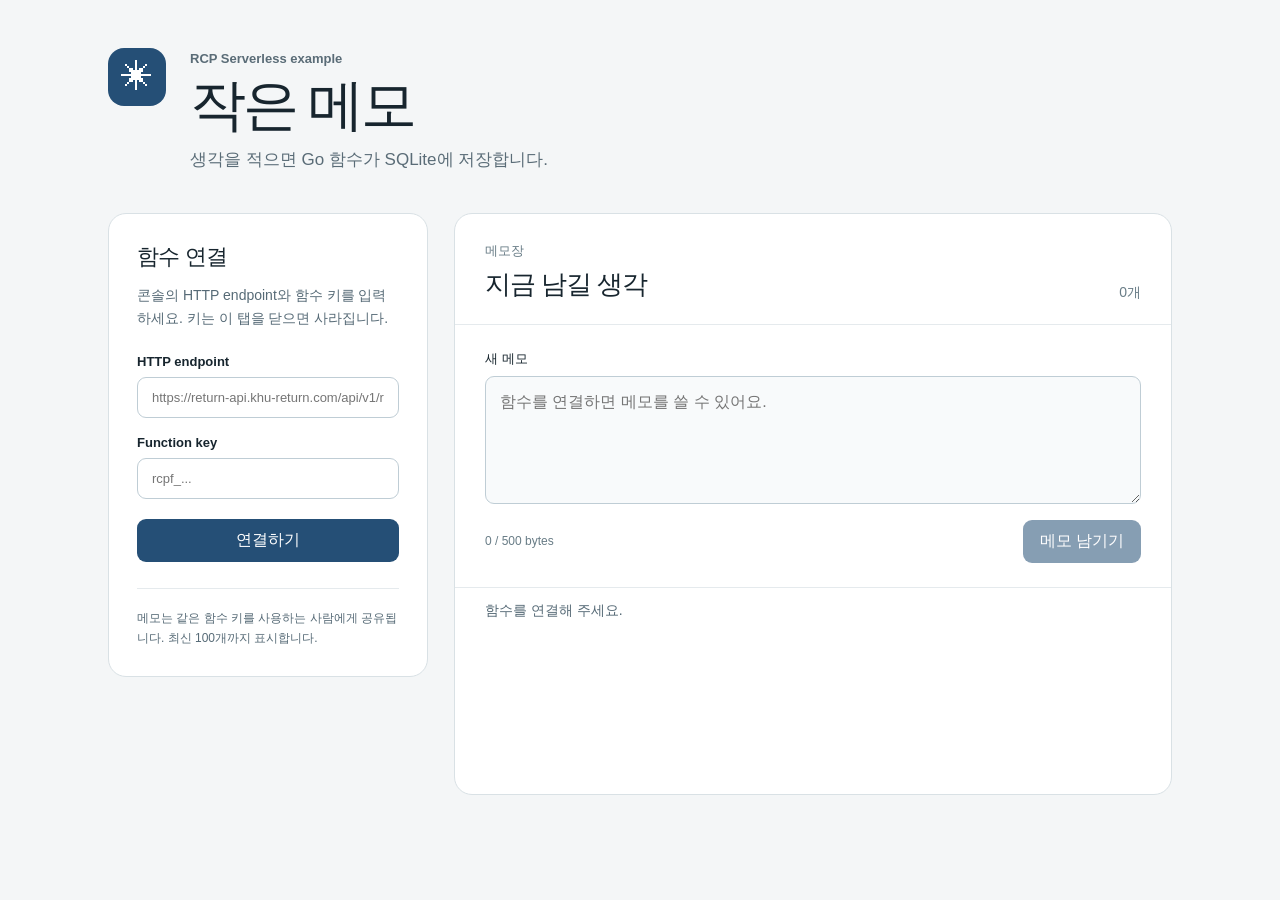
<file: examples/serverless-notes/index.html>
<!doctype html>
<html lang="ko">
  <head>
    <meta charset="UTF-8" />
    <meta name="viewport" content="width=device-width, initial-scale=1" />
    <title>작은 메모 — RCP Serverless</title>
    <link rel="stylesheet" href="./style.css" />
    <script src="./app.js" defer></script>
  </head>
  <body>
    <main class="shell">
      <header class="masthead">
        <div class="mark" aria-hidden="true">✳</div>
        <div>
          <p class="product">RCP Serverless example</p>
          <h1>작은 메모</h1>
          <p class="intro">생각을 적으면 Go 함수가 SQLite에 저장합니다.</p>
        </div>
      </header>

      <div class="layout">
        <aside class="connection">
          <h2>함수 연결</h2>
          <p>콘솔의 HTTP endpoint와 함수 키를 입력하세요. 키는 이 탭을 닫으면 사라집니다.</p>
          <form id="connection-form">
            <label for="endpoint">HTTP endpoint</label>
            <input id="endpoint" type="url" required placeholder="https://return-api.khu-return.com/api/v1/run/.../" spellcheck="false" />
            <label for="key">Function key</label>
            <input id="key" type="password" required autocomplete="off" placeholder="rcpf_..." />
            <button class="dark-button" type="submit">연결하기</button>
          </form>
          <button class="text-button" id="disconnect" type="button" hidden>연결 해제</button>
          <p class="hint">메모는 같은 함수 키를 사용하는 사람에게 공유됩니다. 최신 100개까지 표시합니다.</p>
        </aside>

        <section class="notebook" aria-label="메모 목록">
          <div class="notebook-head">
            <div>
              <p class="notebook-label">메모장</p>
              <h2>지금 남길 생각</h2>
            </div>
            <span id="count" class="count">0개</span>
          </div>
          <form id="note-form">
            <label for="note-text">새 메모</label>
            <textarea id="note-text" rows="4" maxlength="500" disabled placeholder="함수를 연결하면 메모를 쓸 수 있어요."></textarea>
            <div class="compose-bottom">
              <span id="length">0 / 500 bytes</span>
              <button class="dark-button" id="save" type="submit" disabled>메모 남기기</button>
            </div>
          </form>
          <p id="status" class="status" role="status" aria-live="polite">함수를 연결해 주세요.</p>
          <div id="notes" class="notes"></div>
        </section>
      </div>
    </main>
  </body>
</html>
</file>
<file: examples/serverless-notes/style.css>
:root {
  font-family: -apple-system, BlinkMacSystemFont, "Segoe UI", sans-serif;
  color: #17252e;
  background: #f4f6f7;
  font-synthesis: none;
}

* { box-sizing: border-box; }
body { margin: 0; }
button, input, textarea { font: inherit; }
button { cursor: pointer; }
button:disabled { cursor: wait; opacity: .55; }
:focus-visible { outline: 3px solid #4e83bf; outline-offset: 3px; }

.shell { max-width: 1120px; padding: 48px 28px 88px; margin: auto; }
.masthead { display: flex; gap: 24px; align-items: flex-start; margin-bottom: 42px; }
.mark { display: grid; place-items: center; width: 58px; height: 58px; flex: 0 0 auto; border-radius: 16px; background: #254f76; color: white; font-size: 32px; }
.product { margin: 3px 0 8px; color: #5a6c77; font-size: 13px; font-weight: 700; }
h1 { margin: 0; font-size: clamp(36px, 5vw, 56px); letter-spacing: -.055em; line-height: 1.1; }
.intro { margin: 12px 0 0; color: #5a6c77; font-size: 17px; }

.layout { display: grid; grid-template-columns: minmax(260px, 320px) minmax(0, 1fr); gap: 26px; align-items: start; }
.connection, .notebook { background: #fff; border: 1px solid #d9e1e5; border-radius: 18px; }
.connection { padding: 28px; }
.connection h2 { margin: 0 0 12px; font-size: 22px; letter-spacing: -.03em; }
.connection p { color: #566a76; line-height: 1.65; margin: 0 0 24px; font-size: 14px; }
.connection label, #note-form label { display: block; margin: 17px 0 8px; font-size: 13px; font-weight: 700; }
.connection input, textarea { width: 100%; padding: 12px 14px; border: 1px solid #bfcdd5; border-radius: 9px; background: #fff; color: #17252e; }
.connection input { font-size: 13px; }
.connection form .dark-button { width: 100%; margin-top: 20px; }
.connection .hint { margin: 26px 0 0; padding-top: 20px; border-top: 1px solid #e5eaed; font-size: 12px; }

.dark-button { border: 0; border-radius: 9px; background: #254f76; color: #fff; padding: 11px 17px; font-weight: 700; }
.dark-button:hover:not(:disabled) { background: #1c3d5d; }
.text-button { padding: 8px 0; margin-top: 12px; border: 0; background: transparent; color: #254f76; font-weight: 700; }

.notebook { overflow: hidden; }
.notebook-head { display: flex; justify-content: space-between; align-items: end; gap: 16px; padding: 28px 30px 22px; border-bottom: 1px solid #e5eaed; }
.notebook-label { margin: 0 0 7px; color: #687c86; font-size: 13px; }
.notebook-head h2 { margin: 0; font-size: 26px; letter-spacing: -.04em; }
.count { color: #687c86; font-size: 14px; white-space: nowrap; }
#note-form { padding: 8px 30px 24px; }
textarea { min-height: 110px; resize: vertical; line-height: 1.6; }
textarea:disabled { background: #f8fafb; }
.compose-bottom { display: flex; justify-content: space-between; align-items: center; gap: 16px; margin-top: 12px; }
.compose-bottom span { color: #687c86; font-size: 12px; }
.status { margin: 0; padding: 14px 30px; border-top: 1px solid #e5eaed; color: #566a76; font-size: 14px; }
.status.error { color: #b03a30; }
.notes { min-height: 160px; }
.note { padding: 22px 30px; border-top: 1px solid #e5eaed; }
.note:first-child { border-top: 0; }
.note-text { margin: 0; white-space: pre-wrap; overflow-wrap: anywhere; line-height: 1.65; }
.note-foot { display: flex; justify-content: space-between; align-items: center; gap: 12px; margin-top: 12px; color: #73838b; font-size: 12px; }
.note-foot button { border: 0; padding: 4px 0; background: transparent; color: #7b5b57; font-weight: 600; }
.note-foot button:hover { color: #b03a30; }

@media (max-width: 760px) {
  .shell { padding: 26px 16px 64px; }
  .masthead { gap: 16px; margin-bottom: 28px; }
  .mark { width: 48px; height: 48px; font-size: 27px; }
  .layout { grid-template-columns: 1fr; gap: 16px; }
  .connection, .notebook { border-radius: 14px; }
  .connection, .notebook-head, #note-form, .note { padding-left: 20px; padding-right: 20px; }
  .status { padding-left: 20px; padding-right: 20px; }
}
</file>
